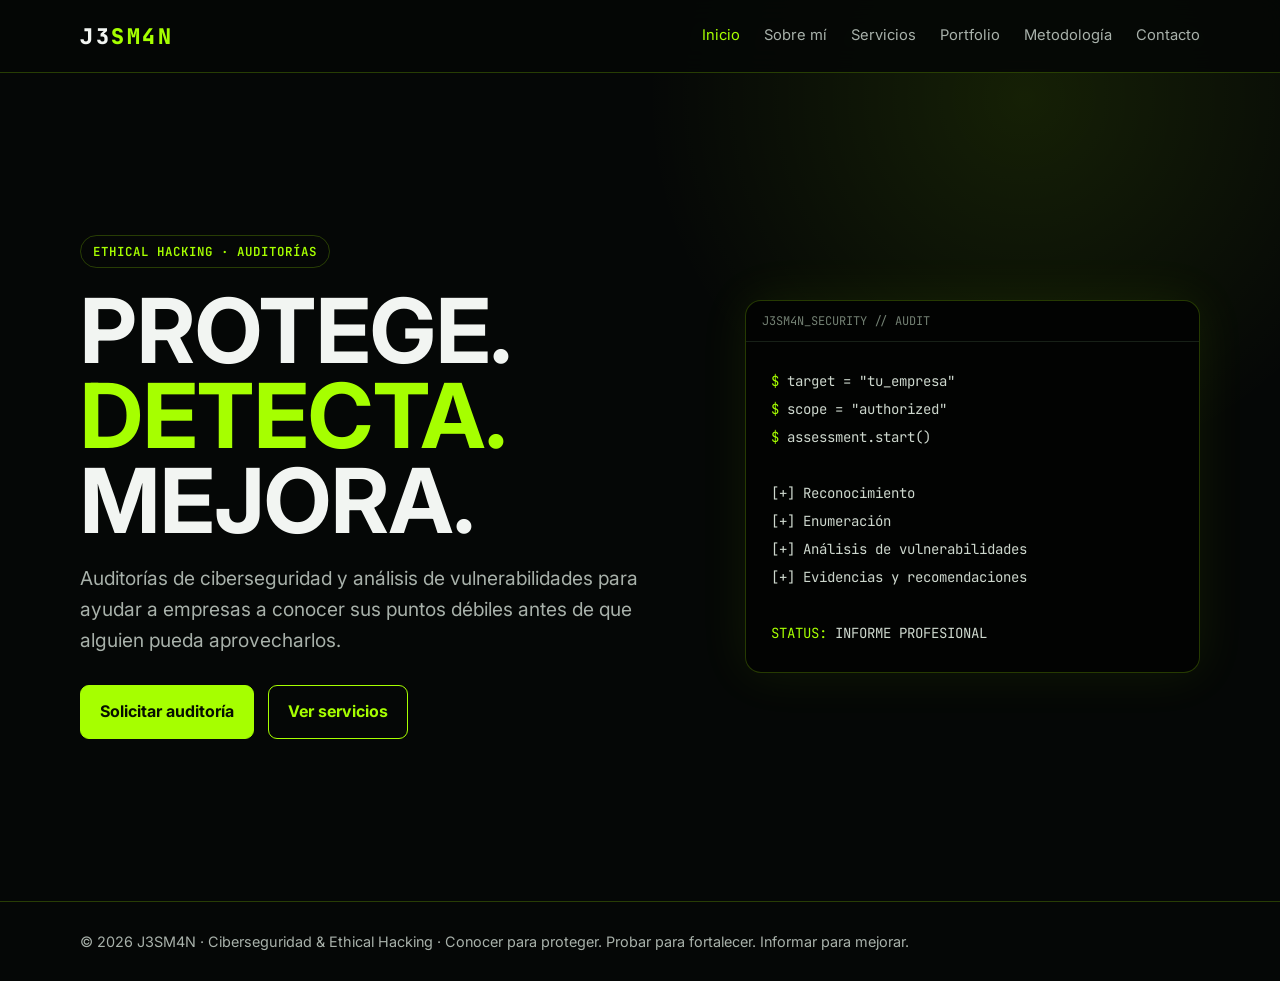
<file: index.html>
<!DOCTYPE html><html lang="es"><head><meta charset="UTF-8"><meta name="viewport" content="width=device-width, initial-scale=1.0"><meta name="description" content="J3SM4N - Ciberseguridad, auditorías y análisis de vulnerabilidades en Sevilla."><title>J3SM4N | Ciberseguridad & Ethical Hacking</title><link rel="preconnect" href="https://fonts.googleapis.com"><link rel="preconnect" href="https://fonts.gstatic.com" crossorigin><link href="https://fonts.googleapis.com/css2?family=Inter:wght@400;500;600;700;800&family=JetBrains+Mono:wght@500;700&display=swap" rel="stylesheet"><link rel="stylesheet" href="style.css"></head><body><nav><div class="wrap"><a class="brand" href="index.html">J3<span>SM4N</span></a><div class="links"><a href="index.html" class="active">Inicio</a><a href="sobre-mi.html" class="">Sobre mí</a><a href="servicios.html" class="">Servicios</a><a href="portfolio.html" class="">Portfolio</a><a href="metodologia.html" class="">Metodología</a><a href="contacto.html" class="">Contacto</a></div><button class="menu-toggle" type="button" aria-label="Abrir menú" aria-expanded="false" onclick="toggleMenu()">☰</button></div><div class="mobile-menu" id="mobileMenu"><a href="index.html">Inicio</a><a href="sobre-mi.html">Sobre mí</a><a href="servicios.html">Servicios</a><a href="portfolio.html">Portfolio</a><a href="metodologia.html">Metodología</a><a href="contacto.html">Contacto</a></div></nav><main><section class="hero"><div class="wrap hero-grid"><div><span class="tag">ETHICAL HACKING · AUDITORÍAS</span><h1>PROTEGE.<br><span>DETECTA.</span><br>MEJORA.</h1><p class="lead">Auditorías de ciberseguridad y análisis de vulnerabilidades para ayudar a empresas a conocer sus puntos débiles antes de que alguien pueda aprovecharlos.</p><div class="buttons"><a class="btn primary" href="contacto.html">Solicitar auditoría</a><a class="btn secondary" href="servicios.html">Ver servicios</a></div></div><div class="terminal"><div class="terminal-top">J3SM4N_SECURITY // AUDIT</div><div class="terminal-body"><div><span class="g">$</span> target = "tu_empresa"</div><div><span class="g">$</span> scope = "authorized"</div><div><span class="g">$</span> assessment.start()</div><br><div>[+] Reconocimiento</div><div>[+] Enumeración</div><div>[+] Análisis de vulnerabilidades</div><div>[+] Evidencias y recomendaciones</div><br><div><span class="g">STATUS:</span> INFORME PROFESIONAL</div></div></div></div></section></main><footer><div class="wrap">© 2026 J3SM4N · Ciberseguridad & Ethical Hacking · Conocer para proteger. Probar para fortalecer. Informar para mejorar.</div></footer><script>function toggleMenu(){const m=document.getElementById("mobileMenu"),b=document.querySelector(".menu-toggle"),o=m.classList.toggle("open");b.setAttribute("aria-expanded",o?"true":"false");b.textContent=o?"✕":"☰";}</script></body></html>
</file>
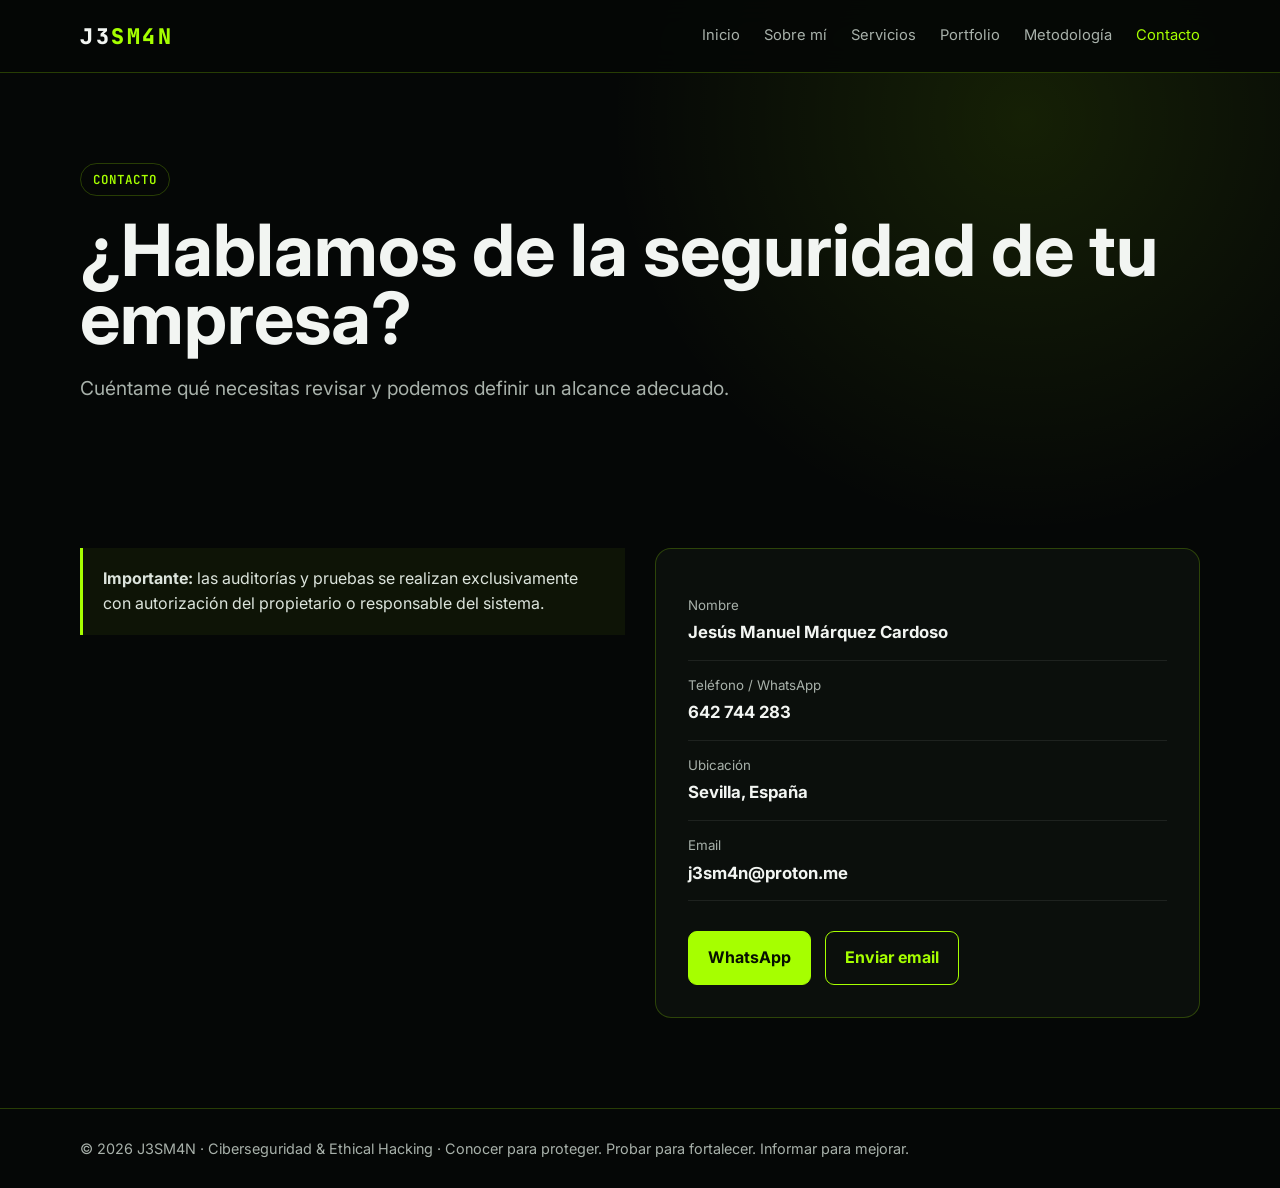
<file: contacto.html>
<!DOCTYPE html><html lang="es"><head><meta charset="UTF-8"><meta name="viewport" content="width=device-width, initial-scale=1.0"><meta name="description" content="J3SM4N - Ciberseguridad, auditorías y análisis de vulnerabilidades en Sevilla."><title>Contacto | J3SM4N</title><link rel="preconnect" href="https://fonts.googleapis.com"><link rel="preconnect" href="https://fonts.gstatic.com" crossorigin><link href="https://fonts.googleapis.com/css2?family=Inter:wght@400;500;600;700;800&family=JetBrains+Mono:wght@500;700&display=swap" rel="stylesheet"><link rel="stylesheet" href="style.css"></head><body><nav><div class="wrap"><a class="brand" href="index.html">J3<span>SM4N</span></a><div class="links"><a href="index.html" class="">Inicio</a><a href="sobre-mi.html" class="">Sobre mí</a><a href="servicios.html" class="">Servicios</a><a href="portfolio.html" class="">Portfolio</a><a href="metodologia.html" class="">Metodología</a><a href="contacto.html" class="active">Contacto</a></div><button class="menu-toggle" type="button" aria-label="Abrir menú" aria-expanded="false" onclick="toggleMenu()">☰</button></div><div class="mobile-menu" id="mobileMenu"><a href="index.html">Inicio</a><a href="sobre-mi.html">Sobre mí</a><a href="servicios.html">Servicios</a><a href="portfolio.html">Portfolio</a><a href="metodologia.html">Metodología</a><a href="contacto.html">Contacto</a></div></nav><main><div class="wrap page-head"><span class="tag">CONTACTO</span><h1>¿Hablamos de la seguridad de tu empresa?</h1><p class="lead">Cuéntame qué necesitas revisar y podemos definir un alcance adecuado.</p></div><section><div class="wrap contact"><div><div class="notice"><strong>Importante:</strong> las auditorías y pruebas se realizan exclusivamente con autorización del propietario o responsable del sistema.</div></div><div class="contact-box"><div class="contact-item"><small>Nombre</small><strong>Jesús Manuel Márquez Cardoso</strong></div><div class="contact-item"><small>Teléfono / WhatsApp</small><strong><a href="tel:+34642744283">642 744 283</a></strong></div><div class="contact-item"><small>Ubicación</small><strong>Sevilla, España</strong></div><div class="contact-item"><small>Email</small><strong><a href="mailto:j3sm4n@proton.me">j3sm4n@proton.me</a></strong></div><div class="buttons"><a class="btn primary" href="https://wa.me/34642744283" target="_blank" rel="noopener">WhatsApp</a><a class="btn secondary" href="mailto:j3sm4n@proton.me">Enviar email</a></div></div></div></section></main><footer><div class="wrap">© 2026 J3SM4N · Ciberseguridad & Ethical Hacking · Conocer para proteger. Probar para fortalecer. Informar para mejorar.</div></footer><script>function toggleMenu(){const m=document.getElementById("mobileMenu"),b=document.querySelector(".menu-toggle"),o=m.classList.toggle("open");b.setAttribute("aria-expanded",o?"true":"false");b.textContent=o?"✕":"☰";}</script></body></html>
</file>
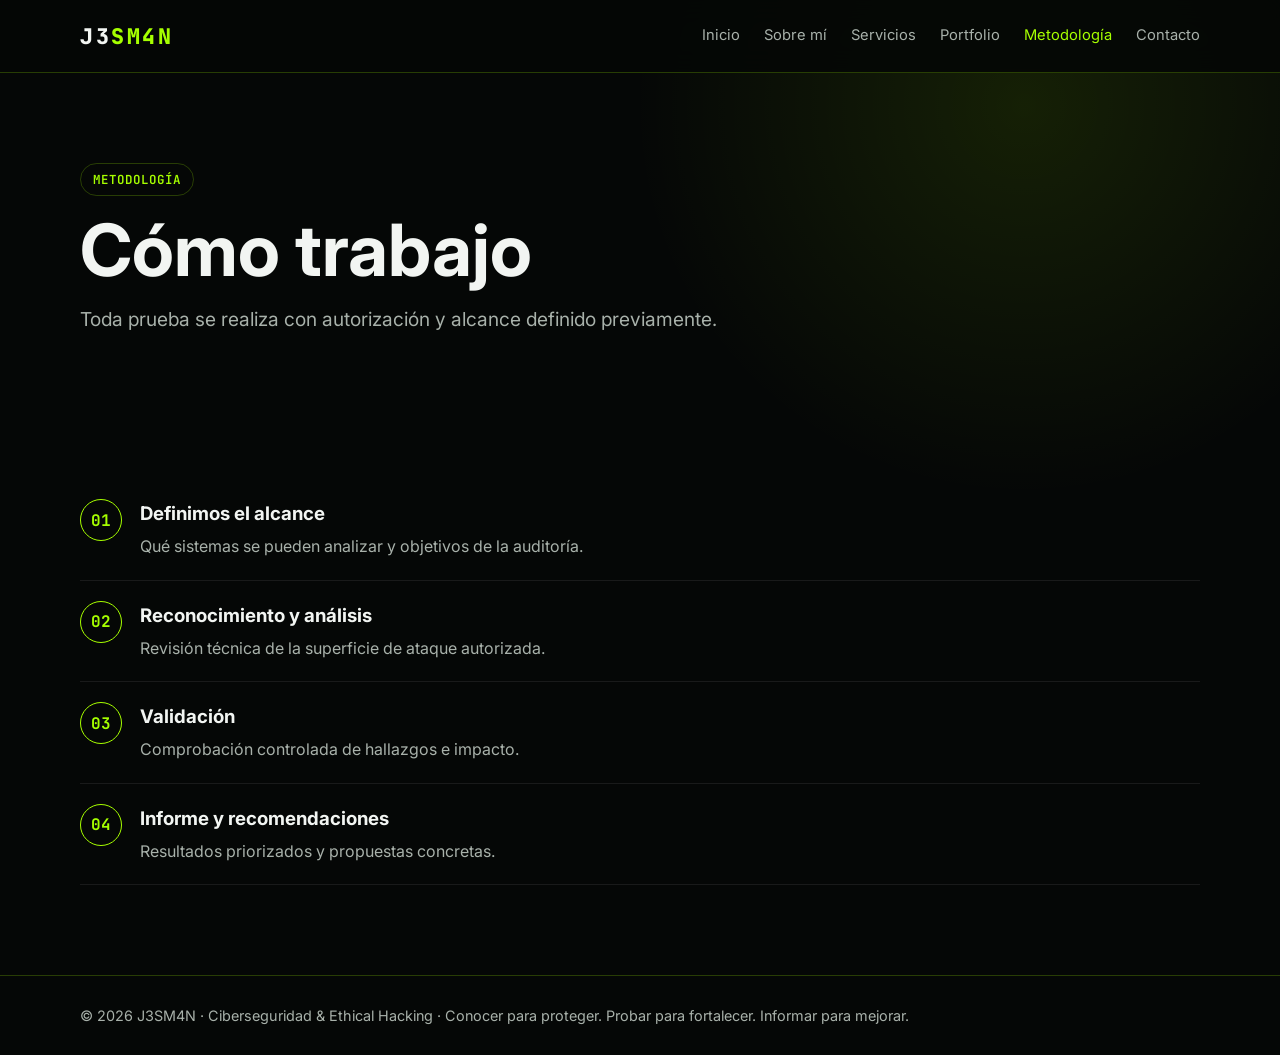
<file: metodologia.html>
<!DOCTYPE html><html lang="es"><head><meta charset="UTF-8"><meta name="viewport" content="width=device-width, initial-scale=1.0"><meta name="description" content="J3SM4N - Ciberseguridad, auditorías y análisis de vulnerabilidades en Sevilla."><title>Metodología | J3SM4N</title><link rel="preconnect" href="https://fonts.googleapis.com"><link rel="preconnect" href="https://fonts.gstatic.com" crossorigin><link href="https://fonts.googleapis.com/css2?family=Inter:wght@400;500;600;700;800&family=JetBrains+Mono:wght@500;700&display=swap" rel="stylesheet"><link rel="stylesheet" href="style.css"></head><body><nav><div class="wrap"><a class="brand" href="index.html">J3<span>SM4N</span></a><div class="links"><a href="index.html" class="">Inicio</a><a href="sobre-mi.html" class="">Sobre mí</a><a href="servicios.html" class="">Servicios</a><a href="portfolio.html" class="">Portfolio</a><a href="metodologia.html" class="active">Metodología</a><a href="contacto.html" class="">Contacto</a></div><button class="menu-toggle" type="button" aria-label="Abrir menú" aria-expanded="false" onclick="toggleMenu()">☰</button></div><div class="mobile-menu" id="mobileMenu"><a href="index.html">Inicio</a><a href="sobre-mi.html">Sobre mí</a><a href="servicios.html">Servicios</a><a href="portfolio.html">Portfolio</a><a href="metodologia.html">Metodología</a><a href="contacto.html">Contacto</a></div></nav><main><div class="wrap page-head"><span class="tag">METODOLOGÍA</span><h1>Cómo trabajo</h1><p class="lead">Toda prueba se realiza con autorización y alcance definido previamente.</p></div><section><div class="wrap process"><div class="step"><div class="num">01</div><div><h3>Definimos el alcance</h3><p>Qué sistemas se pueden analizar y objetivos de la auditoría.</p></div></div><div class="step"><div class="num">02</div><div><h3>Reconocimiento y análisis</h3><p>Revisión técnica de la superficie de ataque autorizada.</p></div></div><div class="step"><div class="num">03</div><div><h3>Validación</h3><p>Comprobación controlada de hallazgos e impacto.</p></div></div><div class="step"><div class="num">04</div><div><h3>Informe y recomendaciones</h3><p>Resultados priorizados y propuestas concretas.</p></div></div></div></section></main><footer><div class="wrap">© 2026 J3SM4N · Ciberseguridad & Ethical Hacking · Conocer para proteger. Probar para fortalecer. Informar para mejorar.</div></footer><script>function toggleMenu(){const m=document.getElementById("mobileMenu"),b=document.querySelector(".menu-toggle"),o=m.classList.toggle("open");b.setAttribute("aria-expanded",o?"true":"false");b.textContent=o?"✕":"☰";}</script></body></html>
</file>
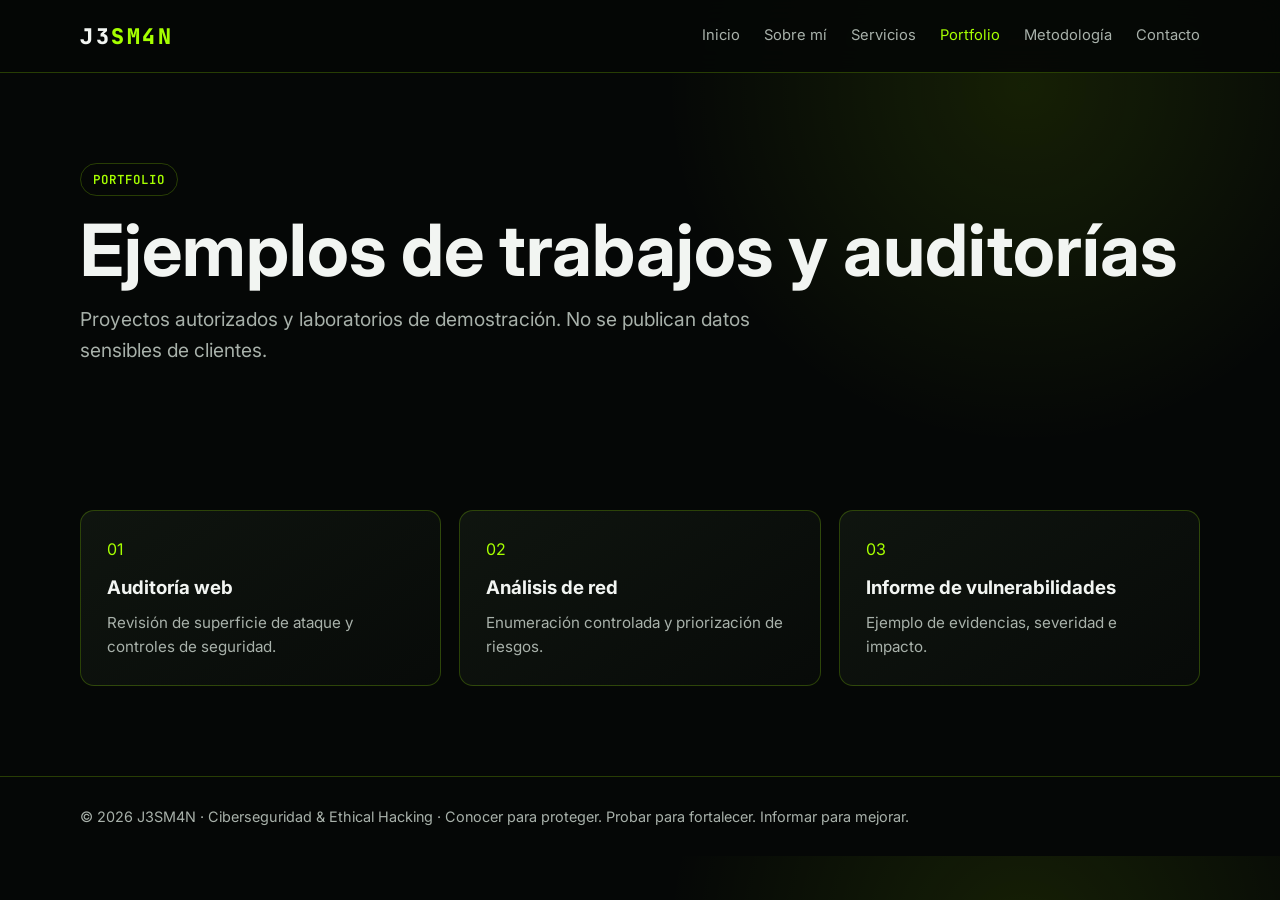
<file: portfolio.html>
<!DOCTYPE html><html lang="es"><head><meta charset="UTF-8"><meta name="viewport" content="width=device-width, initial-scale=1.0"><meta name="description" content="J3SM4N - Ciberseguridad, auditorías y análisis de vulnerabilidades en Sevilla."><title>Portfolio | J3SM4N</title><link rel="preconnect" href="https://fonts.googleapis.com"><link rel="preconnect" href="https://fonts.gstatic.com" crossorigin><link href="https://fonts.googleapis.com/css2?family=Inter:wght@400;500;600;700;800&family=JetBrains+Mono:wght@500;700&display=swap" rel="stylesheet"><link rel="stylesheet" href="style.css"></head><body><nav><div class="wrap"><a class="brand" href="index.html">J3<span>SM4N</span></a><div class="links"><a href="index.html" class="">Inicio</a><a href="sobre-mi.html" class="">Sobre mí</a><a href="servicios.html" class="">Servicios</a><a href="portfolio.html" class="active">Portfolio</a><a href="metodologia.html" class="">Metodología</a><a href="contacto.html" class="">Contacto</a></div><button class="menu-toggle" type="button" aria-label="Abrir menú" aria-expanded="false" onclick="toggleMenu()">☰</button></div><div class="mobile-menu" id="mobileMenu"><a href="index.html">Inicio</a><a href="sobre-mi.html">Sobre mí</a><a href="servicios.html">Servicios</a><a href="portfolio.html">Portfolio</a><a href="metodologia.html">Metodología</a><a href="contacto.html">Contacto</a></div></nav><main><div class="wrap page-head"><span class="tag">PORTFOLIO</span><h1>Ejemplos de trabajos y auditorías</h1><p class="lead">Proyectos autorizados y laboratorios de demostración. No se publican datos sensibles de clientes.</p></div><section><div class="wrap grid"><article class="card"><div class="icon">01</div><h3>Auditoría web</h3><p>Revisión de superficie de ataque y controles de seguridad.</p></article><article class="card"><div class="icon">02</div><h3>Análisis de red</h3><p>Enumeración controlada y priorización de riesgos.</p></article><article class="card"><div class="icon">03</div><h3>Informe de vulnerabilidades</h3><p>Ejemplo de evidencias, severidad e impacto.</p></article></div></section></main><footer><div class="wrap">© 2026 J3SM4N · Ciberseguridad & Ethical Hacking · Conocer para proteger. Probar para fortalecer. Informar para mejorar.</div></footer><script>function toggleMenu(){const m=document.getElementById("mobileMenu"),b=document.querySelector(".menu-toggle"),o=m.classList.toggle("open");b.setAttribute("aria-expanded",o?"true":"false");b.textContent=o?"✕":"☰";}</script></body></html>
</file>
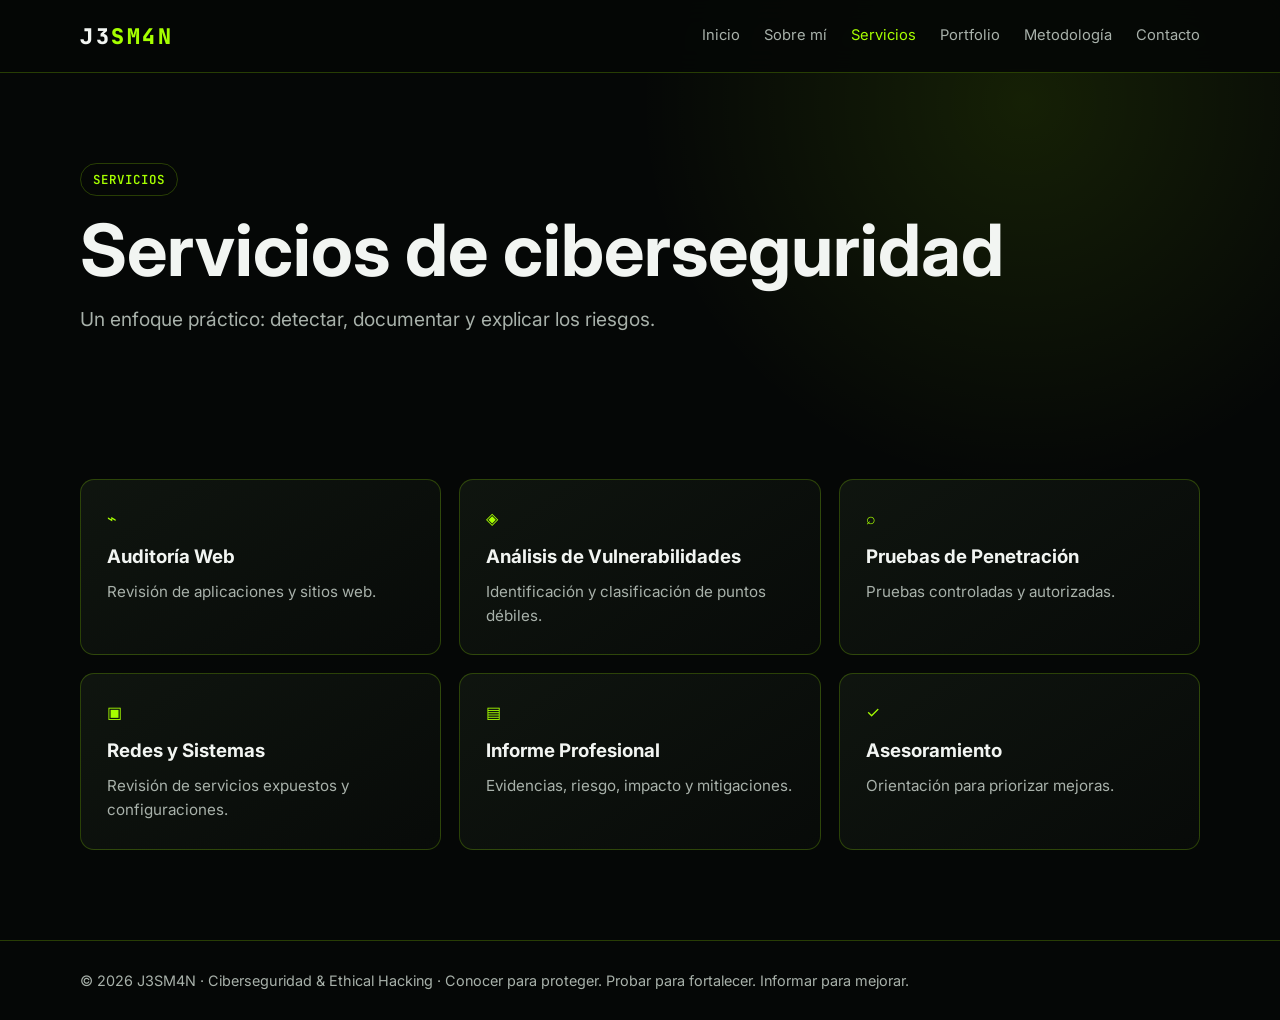
<file: servicios.html>
<!DOCTYPE html><html lang="es"><head><meta charset="UTF-8"><meta name="viewport" content="width=device-width, initial-scale=1.0"><meta name="description" content="J3SM4N - Ciberseguridad, auditorías y análisis de vulnerabilidades en Sevilla."><title>Servicios | J3SM4N</title><link rel="preconnect" href="https://fonts.googleapis.com"><link rel="preconnect" href="https://fonts.gstatic.com" crossorigin><link href="https://fonts.googleapis.com/css2?family=Inter:wght@400;500;600;700;800&family=JetBrains+Mono:wght@500;700&display=swap" rel="stylesheet"><link rel="stylesheet" href="style.css"></head><body><nav><div class="wrap"><a class="brand" href="index.html">J3<span>SM4N</span></a><div class="links"><a href="index.html" class="">Inicio</a><a href="sobre-mi.html" class="">Sobre mí</a><a href="servicios.html" class="active">Servicios</a><a href="portfolio.html" class="">Portfolio</a><a href="metodologia.html" class="">Metodología</a><a href="contacto.html" class="">Contacto</a></div><button class="menu-toggle" type="button" aria-label="Abrir menú" aria-expanded="false" onclick="toggleMenu()">☰</button></div><div class="mobile-menu" id="mobileMenu"><a href="index.html">Inicio</a><a href="sobre-mi.html">Sobre mí</a><a href="servicios.html">Servicios</a><a href="portfolio.html">Portfolio</a><a href="metodologia.html">Metodología</a><a href="contacto.html">Contacto</a></div></nav><main><div class="wrap page-head"><span class="tag">SERVICIOS</span><h1>Servicios de ciberseguridad</h1><p class="lead">Un enfoque práctico: detectar, documentar y explicar los riesgos.</p></div><section><div class="wrap grid"><article class="card"><div class="icon">⌁</div><h3>Auditoría Web</h3><p>Revisión de aplicaciones y sitios web.</p></article><article class="card"><div class="icon">◈</div><h3>Análisis de Vulnerabilidades</h3><p>Identificación y clasificación de puntos débiles.</p></article><article class="card"><div class="icon">⌕</div><h3>Pruebas de Penetración</h3><p>Pruebas controladas y autorizadas.</p></article><article class="card"><div class="icon">▣</div><h3>Redes y Sistemas</h3><p>Revisión de servicios expuestos y configuraciones.</p></article><article class="card"><div class="icon">▤</div><h3>Informe Profesional</h3><p>Evidencias, riesgo, impacto y mitigaciones.</p></article><article class="card"><div class="icon">✓</div><h3>Asesoramiento</h3><p>Orientación para priorizar mejoras.</p></article></div></section></main><footer><div class="wrap">© 2026 J3SM4N · Ciberseguridad & Ethical Hacking · Conocer para proteger. Probar para fortalecer. Informar para mejorar.</div></footer><script>function toggleMenu(){const m=document.getElementById("mobileMenu"),b=document.querySelector(".menu-toggle"),o=m.classList.toggle("open");b.setAttribute("aria-expanded",o?"true":"false");b.textContent=o?"✕":"☰";}</script></body></html>
</file>
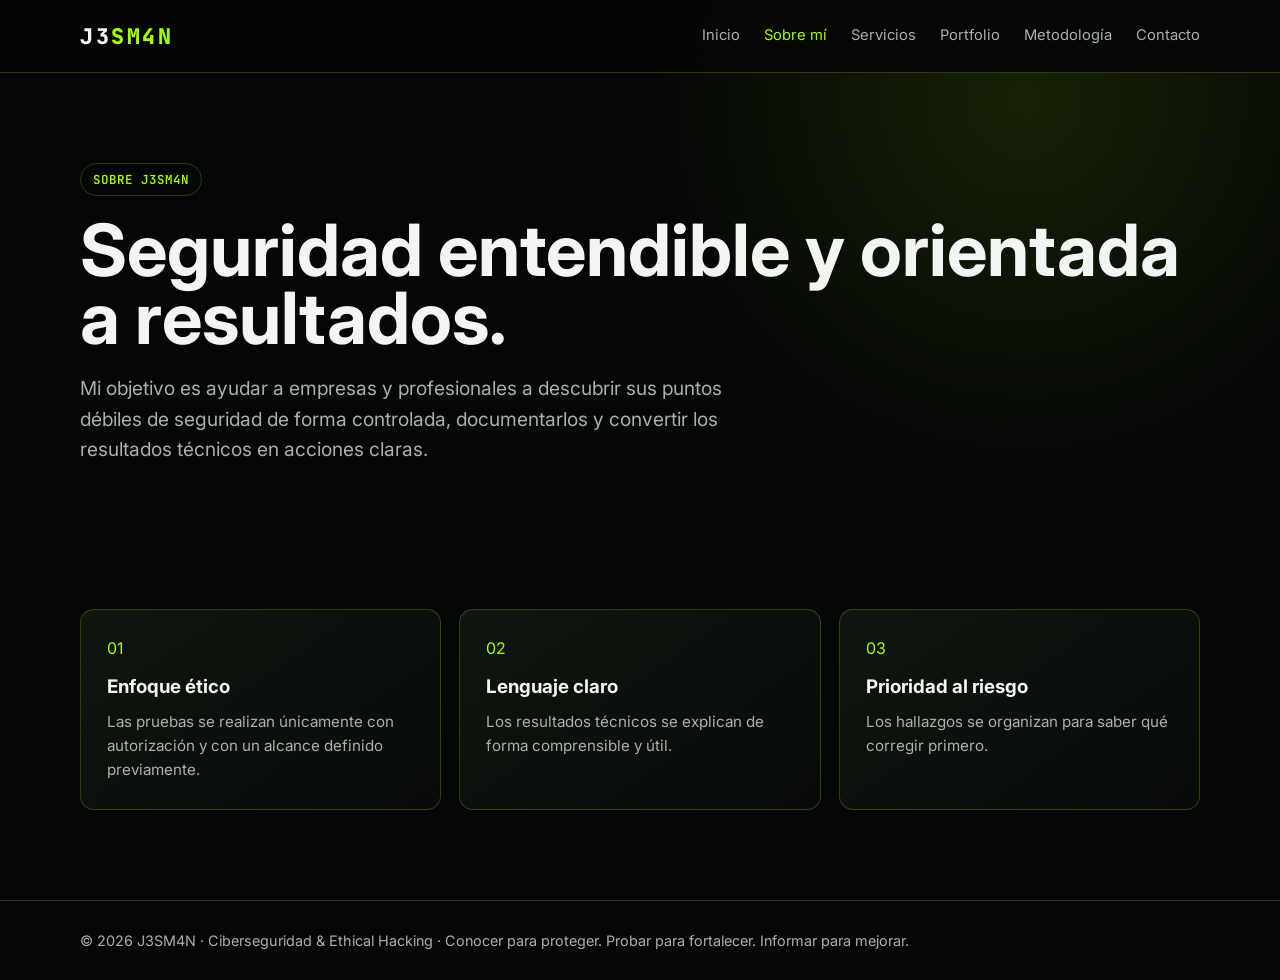
<file: sobre-mi.html>
<!DOCTYPE html><html lang="es"><head><meta charset="UTF-8"><meta name="viewport" content="width=device-width, initial-scale=1.0"><meta name="description" content="J3SM4N - Ciberseguridad, auditorías y análisis de vulnerabilidades en Sevilla."><title>Sobre mí | J3SM4N</title><link rel="preconnect" href="https://fonts.googleapis.com"><link rel="preconnect" href="https://fonts.gstatic.com" crossorigin><link href="https://fonts.googleapis.com/css2?family=Inter:wght@400;500;600;700;800&family=JetBrains+Mono:wght@500;700&display=swap" rel="stylesheet"><link rel="stylesheet" href="style.css"></head><body><nav><div class="wrap"><a class="brand" href="index.html">J3<span>SM4N</span></a><div class="links"><a href="index.html" class="">Inicio</a><a href="sobre-mi.html" class="active">Sobre mí</a><a href="servicios.html" class="">Servicios</a><a href="portfolio.html" class="">Portfolio</a><a href="metodologia.html" class="">Metodología</a><a href="contacto.html" class="">Contacto</a></div><button class="menu-toggle" type="button" aria-label="Abrir menú" aria-expanded="false" onclick="toggleMenu()">☰</button></div><div class="mobile-menu" id="mobileMenu"><a href="index.html">Inicio</a><a href="sobre-mi.html">Sobre mí</a><a href="servicios.html">Servicios</a><a href="portfolio.html">Portfolio</a><a href="metodologia.html">Metodología</a><a href="contacto.html">Contacto</a></div></nav><main><div class="wrap page-head"><span class="tag">SOBRE J3SM4N</span><h1>Seguridad entendible y orientada a resultados.</h1><p class="lead">Mi objetivo es ayudar a empresas y profesionales a descubrir sus puntos débiles de seguridad de forma controlada, documentarlos y convertir los resultados técnicos en acciones claras.</p></div><section><div class="wrap grid"><article class="card"><div class="icon">01</div><h3>Enfoque ético</h3><p>Las pruebas se realizan únicamente con autorización y con un alcance definido previamente.</p></article><article class="card"><div class="icon">02</div><h3>Lenguaje claro</h3><p>Los resultados técnicos se explican de forma comprensible y útil.</p></article><article class="card"><div class="icon">03</div><h3>Prioridad al riesgo</h3><p>Los hallazgos se organizan para saber qué corregir primero.</p></article></div></section></main><footer><div class="wrap">© 2026 J3SM4N · Ciberseguridad & Ethical Hacking · Conocer para proteger. Probar para fortalecer. Informar para mejorar.</div></footer><script>function toggleMenu(){const m=document.getElementById("mobileMenu"),b=document.querySelector(".menu-toggle"),o=m.classList.toggle("open");b.setAttribute("aria-expanded",o?"true":"false");b.textContent=o?"✕":"☰";}</script></body></html>
</file>
<file: style.css>
*{box-sizing:border-box;scroll-behavior:smooth}:root{--bg:#050706;--panel:#0b0f0c;--text:#f2f5f2;--muted:#a8b1aa;--green:#a6ff00;--border:rgba(166,255,0,.22)}body{margin:0;background:radial-gradient(circle at 80% 10%,rgba(166,255,0,.1),transparent 28%),var(--bg);color:var(--text);font-family:Inter,Arial,sans-serif;line-height:1.6}a{color:inherit;text-decoration:none}.wrap{width:min(1120px,92%);margin:auto}nav{position:sticky;top:0;z-index:100;background:rgba(5,7,6,.9);backdrop-filter:blur(14px);border-bottom:1px solid var(--border)}nav .wrap{height:72px;display:flex;align-items:center;justify-content:space-between}.brand{font-family:"JetBrains Mono",monospace;font-weight:800;font-size:1.35rem;letter-spacing:.12em}.brand span,h1 span,.tag,.icon{color:var(--green)}.links{display:flex;align-items:center}.links a{margin-left:24px;color:var(--muted);font-size:.92rem}.links a:hover,.links a.active{color:var(--green)}.menu-toggle{display:none;background:transparent;border:1px solid var(--border);color:var(--green);font-size:1.5rem;border-radius:8px;width:44px;height:44px;cursor:pointer;align-items:center;justify-content:center}.mobile-menu{display:none}.hero{min-height:calc(100vh - 72px);display:grid;place-items:center;padding:90px 0}.hero-grid{display:grid;grid-template-columns:1.15fr .85fr;gap:50px;align-items:center}.tag{display:inline-block;border:1px solid var(--border);padding:7px 12px;border-radius:999px;font:600 .78rem "JetBrains Mono",monospace;letter-spacing:.08em}h1{font-size:clamp(3rem,7vw,6rem);line-height:.95;margin:20px 0}.lead{font-size:1.2rem;color:var(--muted);max-width:680px}.buttons{display:flex;gap:14px;flex-wrap:wrap;margin-top:30px}.btn{padding:13px 19px;border-radius:9px;border:1px solid var(--green);font-weight:700}.btn.primary{background:var(--green);color:#071000}.btn.secondary{color:var(--green)}.terminal{background:#020302;border:1px solid var(--border);border-radius:16px;box-shadow:0 0 50px rgba(166,255,0,.08);overflow:hidden}.terminal-top{padding:12px 16px;border-bottom:1px solid #172017;color:#738073;font:12px "JetBrains Mono",monospace}.terminal-body{padding:25px;font:14px/2 "JetBrains Mono",monospace;color:#cdd7cd}.terminal-body .g{color:var(--green)}section{padding:90px 0}.page-head{padding:90px 0 35px}.page-head h1{font-size:clamp(2.5rem,6vw,4.5rem)}.section-title{font-size:2.2rem;margin:0 0 12px}.section-sub{color:var(--muted);max-width:700px;margin-bottom:35px}.grid{display:grid;grid-template-columns:repeat(3,1fr);gap:18px}.card{background:linear-gradient(145deg,rgba(16,22,16,.95),rgba(8,11,9,.95));border:1px solid var(--border);padding:26px;border-radius:14px}.card h3{margin:10px 0 8px}.card p{margin:0;color:var(--muted);font-size:.95rem}.process .step{display:flex;gap:18px;align-items:flex-start;padding:20px 0;border-bottom:1px solid rgba(255,255,255,.08)}.num{min-width:42px;height:42px;border:1px solid var(--green);border-radius:50%;display:grid;place-items:center;color:var(--green);font-family:"JetBrains Mono",monospace;font-weight:700}.step h3{margin:0 0 5px}.step p{margin:0;color:var(--muted)}.contact{display:grid;grid-template-columns:1fr 1fr;gap:30px;align-items:stretch}.contact-box{background:var(--panel);border:1px solid var(--border);border-radius:16px;padding:32px}.contact-item{padding:14px 0;border-bottom:1px solid rgba(255,255,255,.08)}.contact-item small{display:block;color:var(--muted);margin-bottom:3px}.contact-item strong{font-size:1.05rem}.notice{border-left:3px solid var(--green);padding:18px 20px;background:rgba(166,255,0,.05);color:#dce4dc}footer{border-top:1px solid var(--border);padding:28px 0;color:var(--muted);font-size:.9rem}@media(max-width:800px){nav .wrap{height:68px}.links{display:none}.menu-toggle{display:flex}.mobile-menu{position:absolute;top:68px;left:0;right:0;background:rgba(5,7,6,.98);border-bottom:1px solid var(--border);padding:12px 4%;box-shadow:0 15px 30px rgba(0,0,0,.35)}.mobile-menu.open{display:flex;flex-direction:column}.mobile-menu a{padding:15px 8px;color:var(--text);border-bottom:1px solid rgba(255,255,255,.07);font-size:1rem}.mobile-menu a:last-child{border-bottom:0}.hero{padding:65px 0}.hero-grid,.contact{grid-template-columns:1fr}.grid{grid-template-columns:1fr}h1{font-size:clamp(2.6rem,14vw,4.2rem)}.lead{font-size:1.05rem}section{padding:65px 0}.page-head{padding:60px 0 25px}.terminal{margin-top:15px}.contact-box{padding:24px}}
</file>
